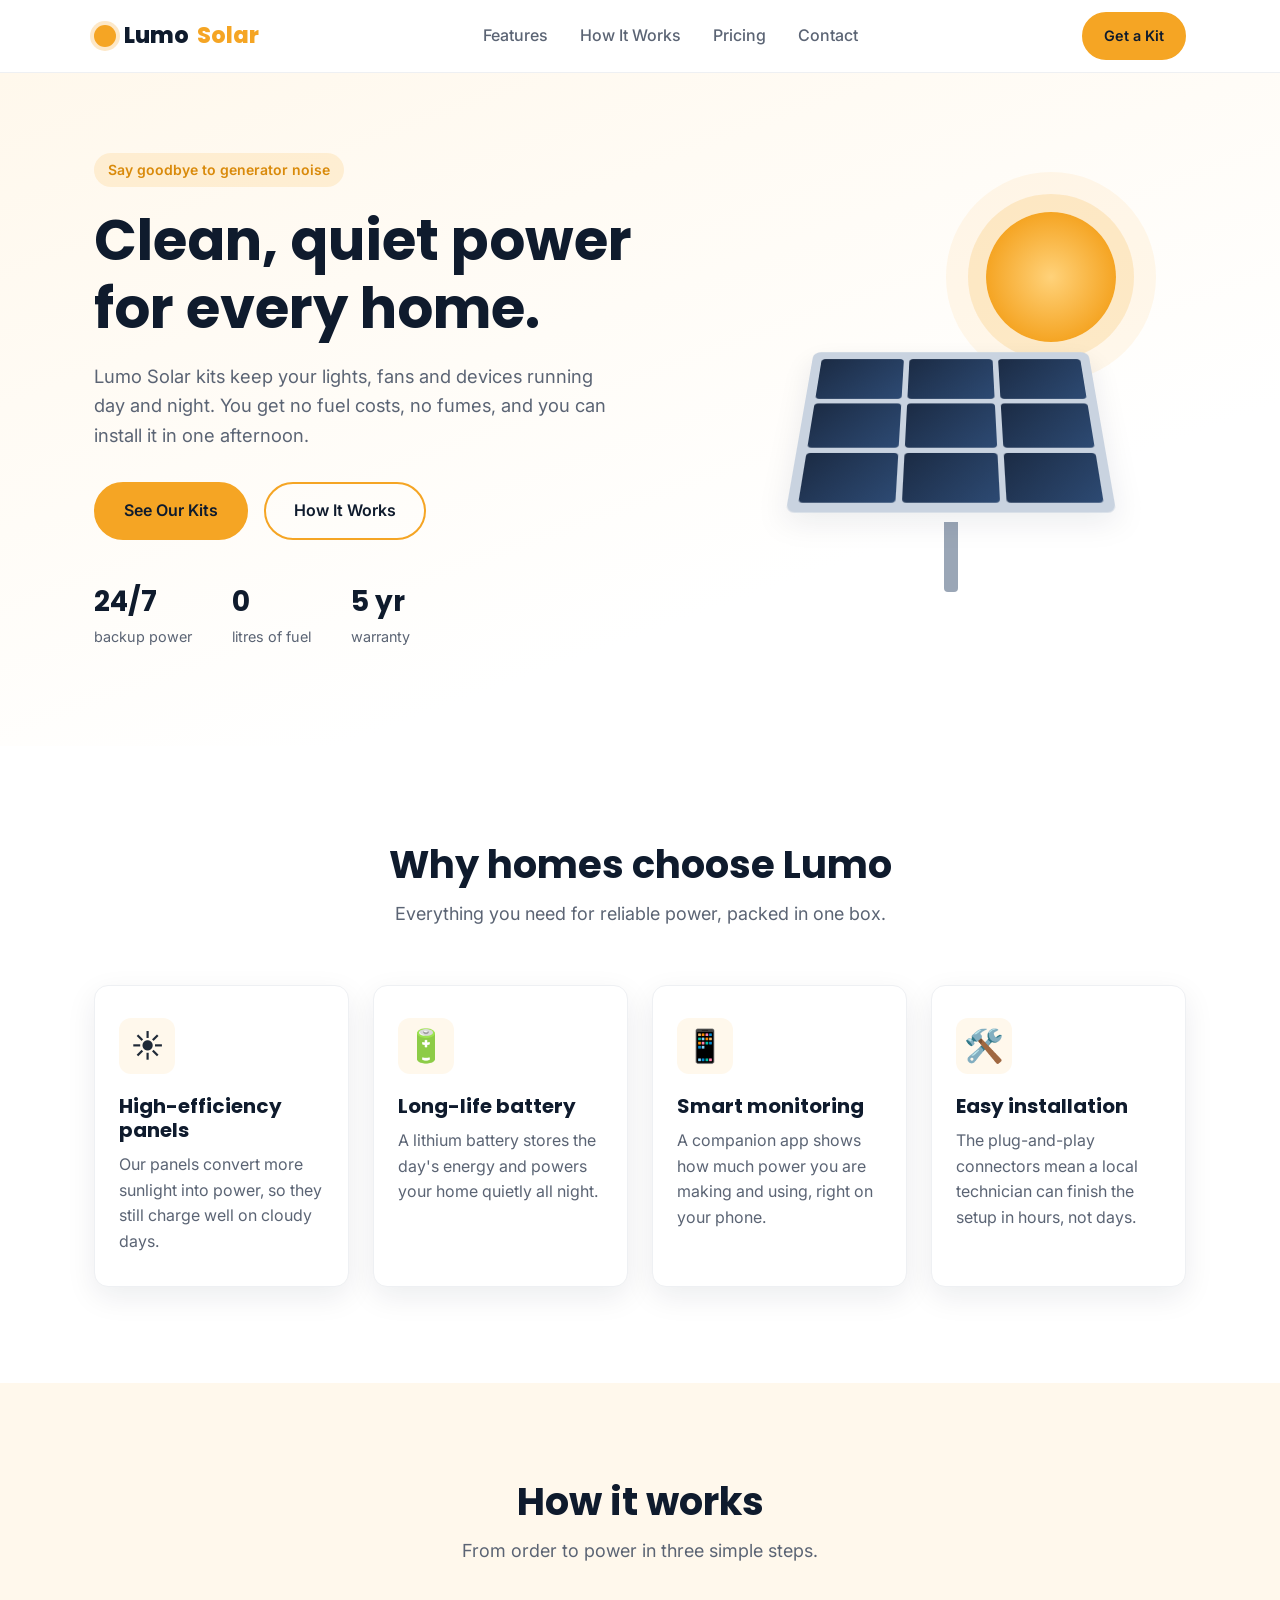
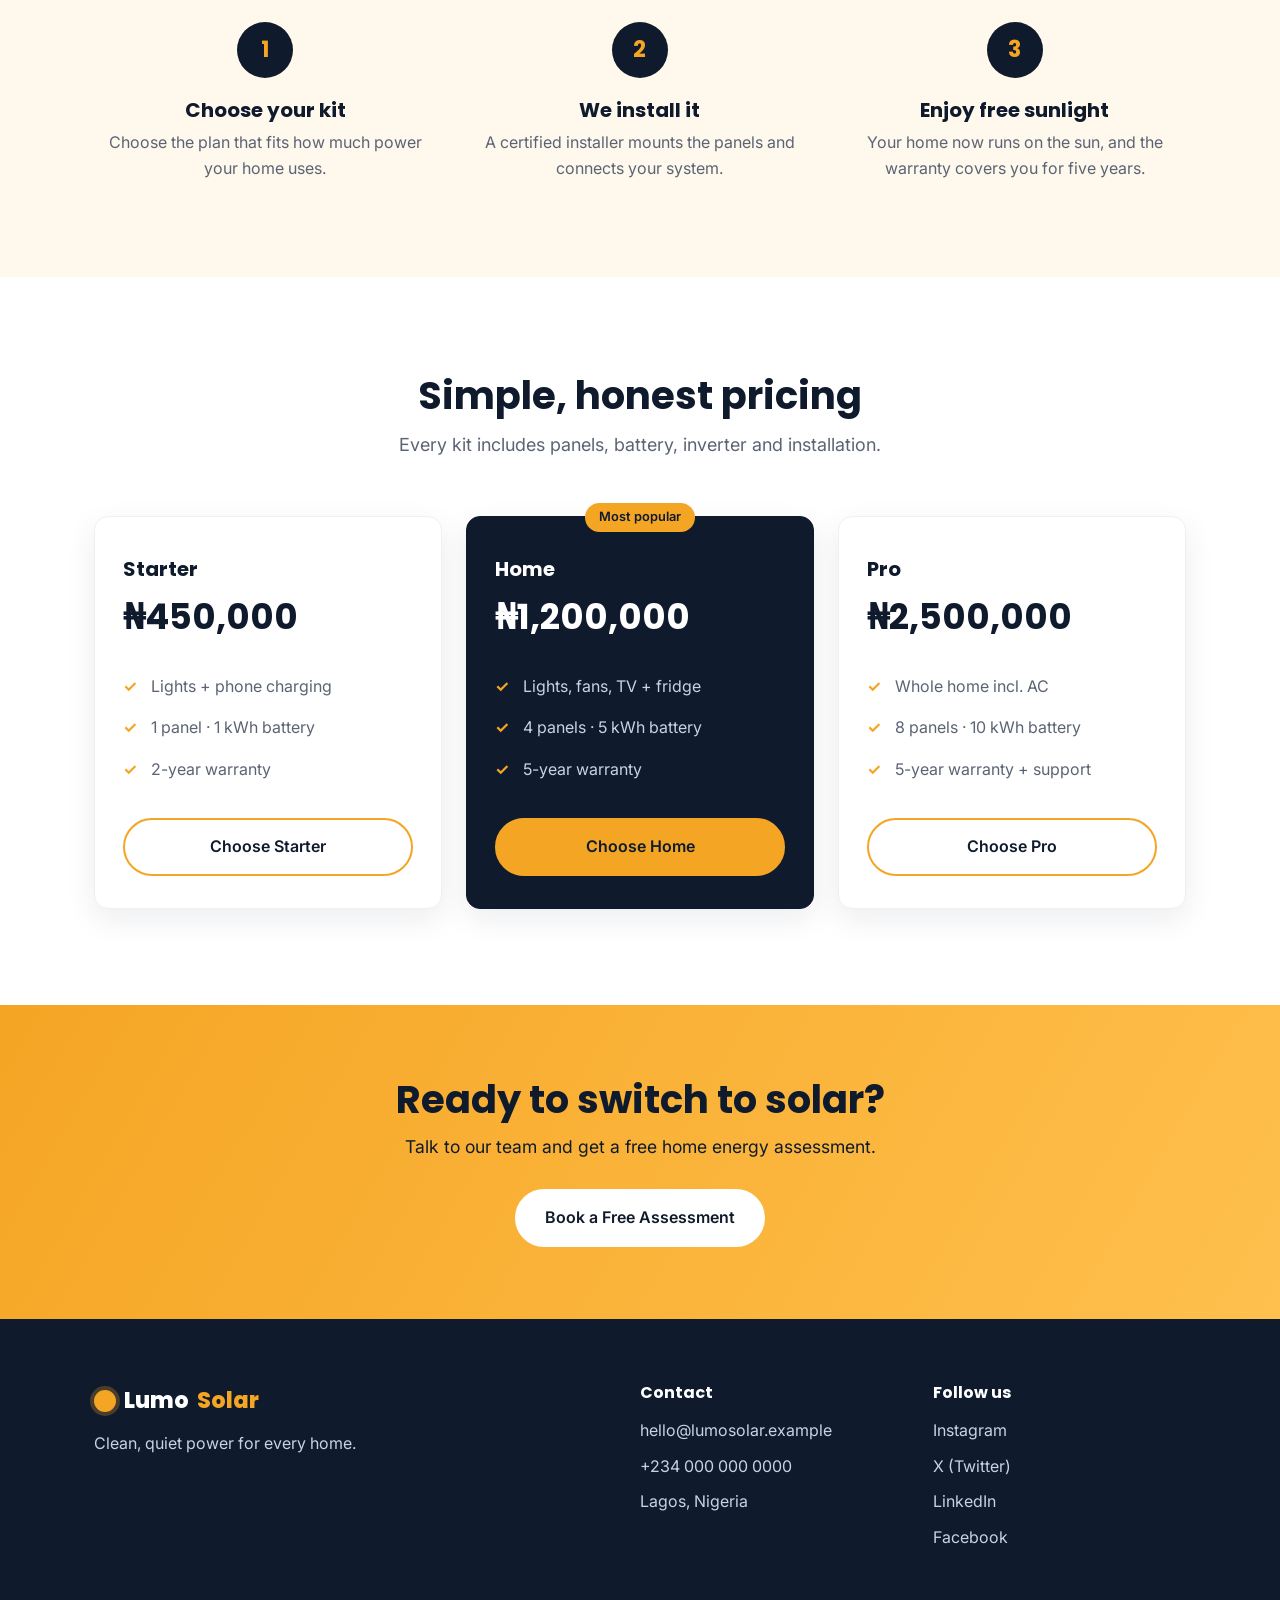
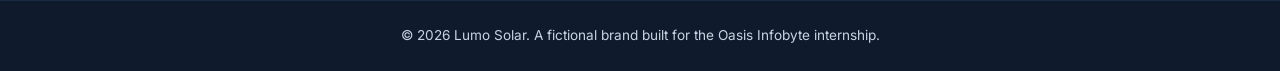
<file: WebDev-L1-LandingPage/index.html>
<!DOCTYPE html>
<html lang="en">
<head>
  <meta charset="UTF-8">
  <meta name="viewport" content="width=device-width, initial-scale=1.0">
  <title>Lumo Solar | Clean Power for Every Home</title>
  <meta name="description" content="Lumo Solar: affordable home solar kits that keep your lights on, day and night.">
  <link rel="preconnect" href="https://fonts.googleapis.com">
  <link rel="preconnect" href="https://fonts.gstatic.com" crossorigin>
  <link href="https://fonts.googleapis.com/css2?family=Poppins:wght@600;700;800&family=Inter:wght@400;500;600&display=swap" rel="stylesheet">
  <link rel="stylesheet" href="style.css">
</head>
<body>

  <!-- ========== NAVIGATION (sticky) ========== -->
  <header class="navbar">
    <div class="container nav-inner">
      <a href="#home" class="logo">
        <span class="logo-sun" aria-hidden="true"></span>Lumo<span class="logo-accent">Solar</span>
      </a>
      <nav aria-label="Main navigation">
        <ul class="nav-links">
          <li><a href="#features">Features</a></li>
          <li><a href="#how">How It Works</a></li>
          <li><a href="#pricing">Pricing</a></li>
          <li><a href="#contact">Contact</a></li>
        </ul>
      </nav>
      <a href="#pricing" class="btn btn-small">Get a Kit</a>
    </div>
  </header>

  <main>
    <!-- ========== HERO ========== -->
    <section class="hero" id="home">
      <div class="container hero-inner">
        <div class="hero-text">
          <span class="eyebrow">Say goodbye to generator noise</span>
          <h1>Clean, quiet power for every home.</h1>
          <p class="subheadline">
            Lumo Solar kits keep your lights, fans and devices running day and night.
            You get no fuel costs, no fumes, and you can install it in one afternoon.
          </p>
          <div class="hero-actions">
            <a href="#pricing" class="btn">See Our Kits</a>
            <a href="#how" class="btn btn-outline">How It Works</a>
          </div>
          <ul class="hero-stats">
            <li><strong>24/7</strong><span>backup power</span></li>
            <li><strong>0</strong><span>litres of fuel</span></li>
            <li><strong>5 yr</strong><span>warranty</span></li>
          </ul>
        </div>

        <!-- Pure-CSS illustration: sun + solar panel -->
        <div class="hero-art" aria-hidden="true">
          <div class="sun"></div>
          <div class="panel">
            <span></span><span></span><span></span>
            <span></span><span></span><span></span>
            <span></span><span></span><span></span>
          </div>
          <div class="panel-stand"></div>
        </div>
      </div>
    </section>

    <!-- ========== FEATURES ========== -->
    <section class="section" id="features">
      <div class="container">
        <h2 class="section-title">Why homes choose Lumo</h2>
        <p class="section-intro">Everything you need for reliable power, packed in one box.</p>

        <div class="feature-grid">
          <article class="card">
            <div class="card-icon">☀️</div>
            <h3>High-efficiency panels</h3>
            <p>Our panels convert more sunlight into power, so they still charge well on cloudy days.</p>
          </article>
          <article class="card">
            <div class="card-icon">🔋</div>
            <h3>Long-life battery</h3>
            <p>A lithium battery stores the day's energy and powers your home quietly all night.</p>
          </article>
          <article class="card">
            <div class="card-icon">📱</div>
            <h3>Smart monitoring</h3>
            <p>A companion app shows how much power you are making and using, right on your phone.</p>
          </article>
          <article class="card">
            <div class="card-icon">🛠️</div>
            <h3>Easy installation</h3>
            <p>The plug-and-play connectors mean a local technician can finish the setup in hours, not days.</p>
          </article>
        </div>
      </div>
    </section>

    <!-- ========== HOW IT WORKS ========== -->
    <section class="section section-alt" id="how">
      <div class="container">
        <h2 class="section-title">How it works</h2>
        <p class="section-intro">From order to power in three simple steps.</p>

        <ol class="steps">
          <li class="step">
            <span class="step-number">1</span>
            <h3>Choose your kit</h3>
            <p>Choose the plan that fits how much power your home uses.</p>
          </li>
          <li class="step">
            <span class="step-number">2</span>
            <h3>We install it</h3>
            <p>A certified installer mounts the panels and connects your system.</p>
          </li>
          <li class="step">
            <span class="step-number">3</span>
            <h3>Enjoy free sunlight</h3>
            <p>Your home now runs on the sun, and the warranty covers you for five years.</p>
          </li>
        </ol>
      </div>
    </section>

    <!-- ========== PRICING ========== -->
    <section class="section" id="pricing">
      <div class="container">
        <h2 class="section-title">Simple, honest pricing</h2>
        <p class="section-intro">Every kit includes panels, battery, inverter and installation.</p>

        <div class="pricing-grid">
          <article class="price-card">
            <h3>Starter</h3>
            <p class="price">₦450,000</p>
            <ul>
              <li>Lights + phone charging</li>
              <li>1 panel · 1 kWh battery</li>
              <li>2-year warranty</li>
            </ul>
            <a href="#contact" class="btn btn-outline btn-block">Choose Starter</a>
          </article>

          <article class="price-card featured">
            <span class="badge">Most popular</span>
            <h3>Home</h3>
            <p class="price">₦1,200,000</p>
            <ul>
              <li>Lights, fans, TV + fridge</li>
              <li>4 panels · 5 kWh battery</li>
              <li>5-year warranty</li>
            </ul>
            <a href="#contact" class="btn btn-block">Choose Home</a>
          </article>

          <article class="price-card">
            <h3>Pro</h3>
            <p class="price">₦2,500,000</p>
            <ul>
              <li>Whole home incl. AC</li>
              <li>8 panels · 10 kWh battery</li>
              <li>5-year warranty + support</li>
            </ul>
            <a href="#contact" class="btn btn-outline btn-block">Choose Pro</a>
          </article>
        </div>
      </div>
    </section>

    <!-- ========== CALL TO ACTION BANNER ========== -->
    <section class="cta-banner">
      <div class="container cta-inner">
        <h2>Ready to switch to solar?</h2>
        <p>Talk to our team and get a free home energy assessment.</p>
        <a href="#contact" class="btn btn-light">Book a Free Assessment</a>
      </div>
    </section>
  </main>

  <!-- ========== FOOTER ========== -->
  <footer class="footer" id="contact">
    <div class="container footer-grid">
      <div>
        <a href="#home" class="logo logo-footer">
          <span class="logo-sun" aria-hidden="true"></span>Lumo<span class="logo-accent">Solar</span>
        </a>
        <p class="footer-text">Clean, quiet power for every home.</p>
      </div>

      <div>
        <h4>Contact</h4>
        <ul class="footer-list">
          <li><a href="mailto:hello@lumosolar.example">hello@lumosolar.example</a></li>
          <li><a href="tel:+2340000000000">+234 000 000 0000</a></li>
          <li>Lagos, Nigeria</li>
        </ul>
      </div>

      <div>
        <h4>Follow us</h4>
        <ul class="footer-list social">
          <li><a href="#">Instagram</a></li>
          <li><a href="#">X (Twitter)</a></li>
          <li><a href="#">LinkedIn</a></li>
          <li><a href="#">Facebook</a></li>
        </ul>
      </div>
    </div>
    <p class="copyright">© 2026 Lumo Solar. A fictional brand built for the Oasis Infobyte internship.</p>
  </footer>

</body>
</html>
</file>
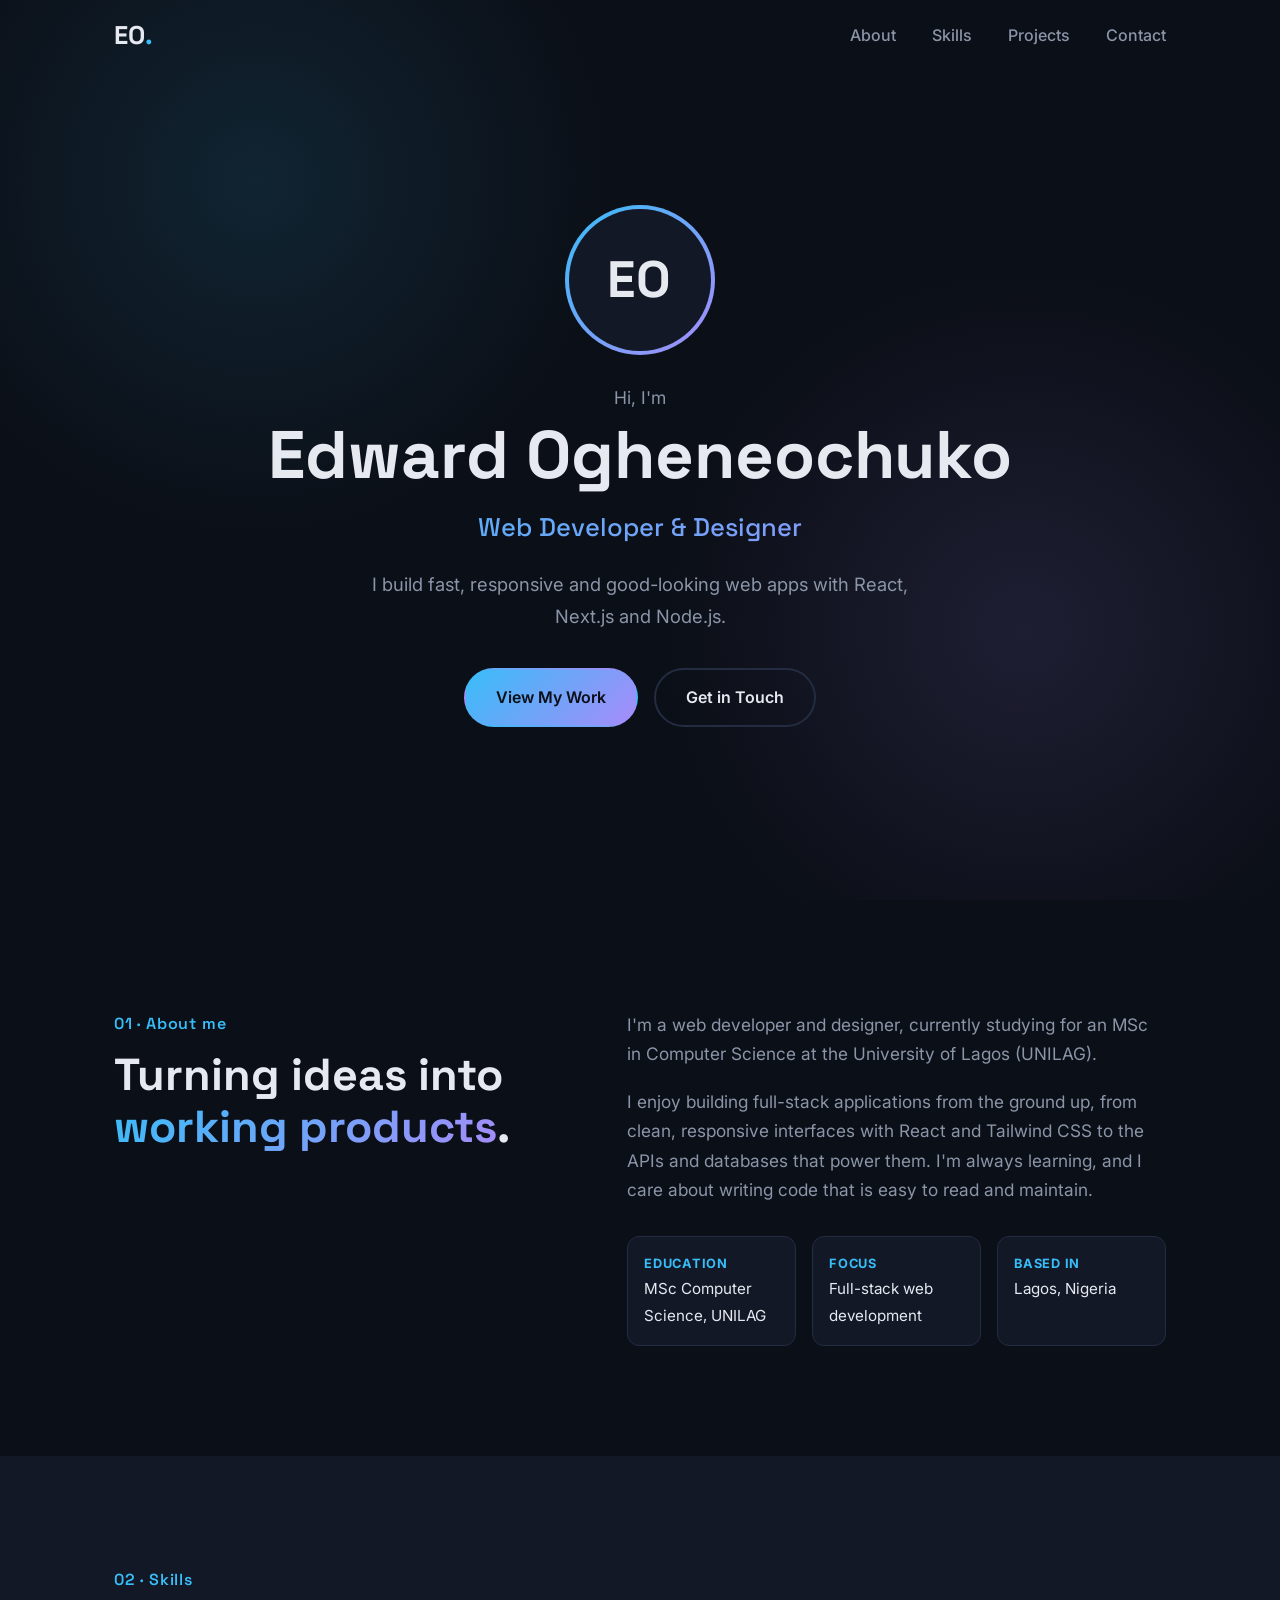
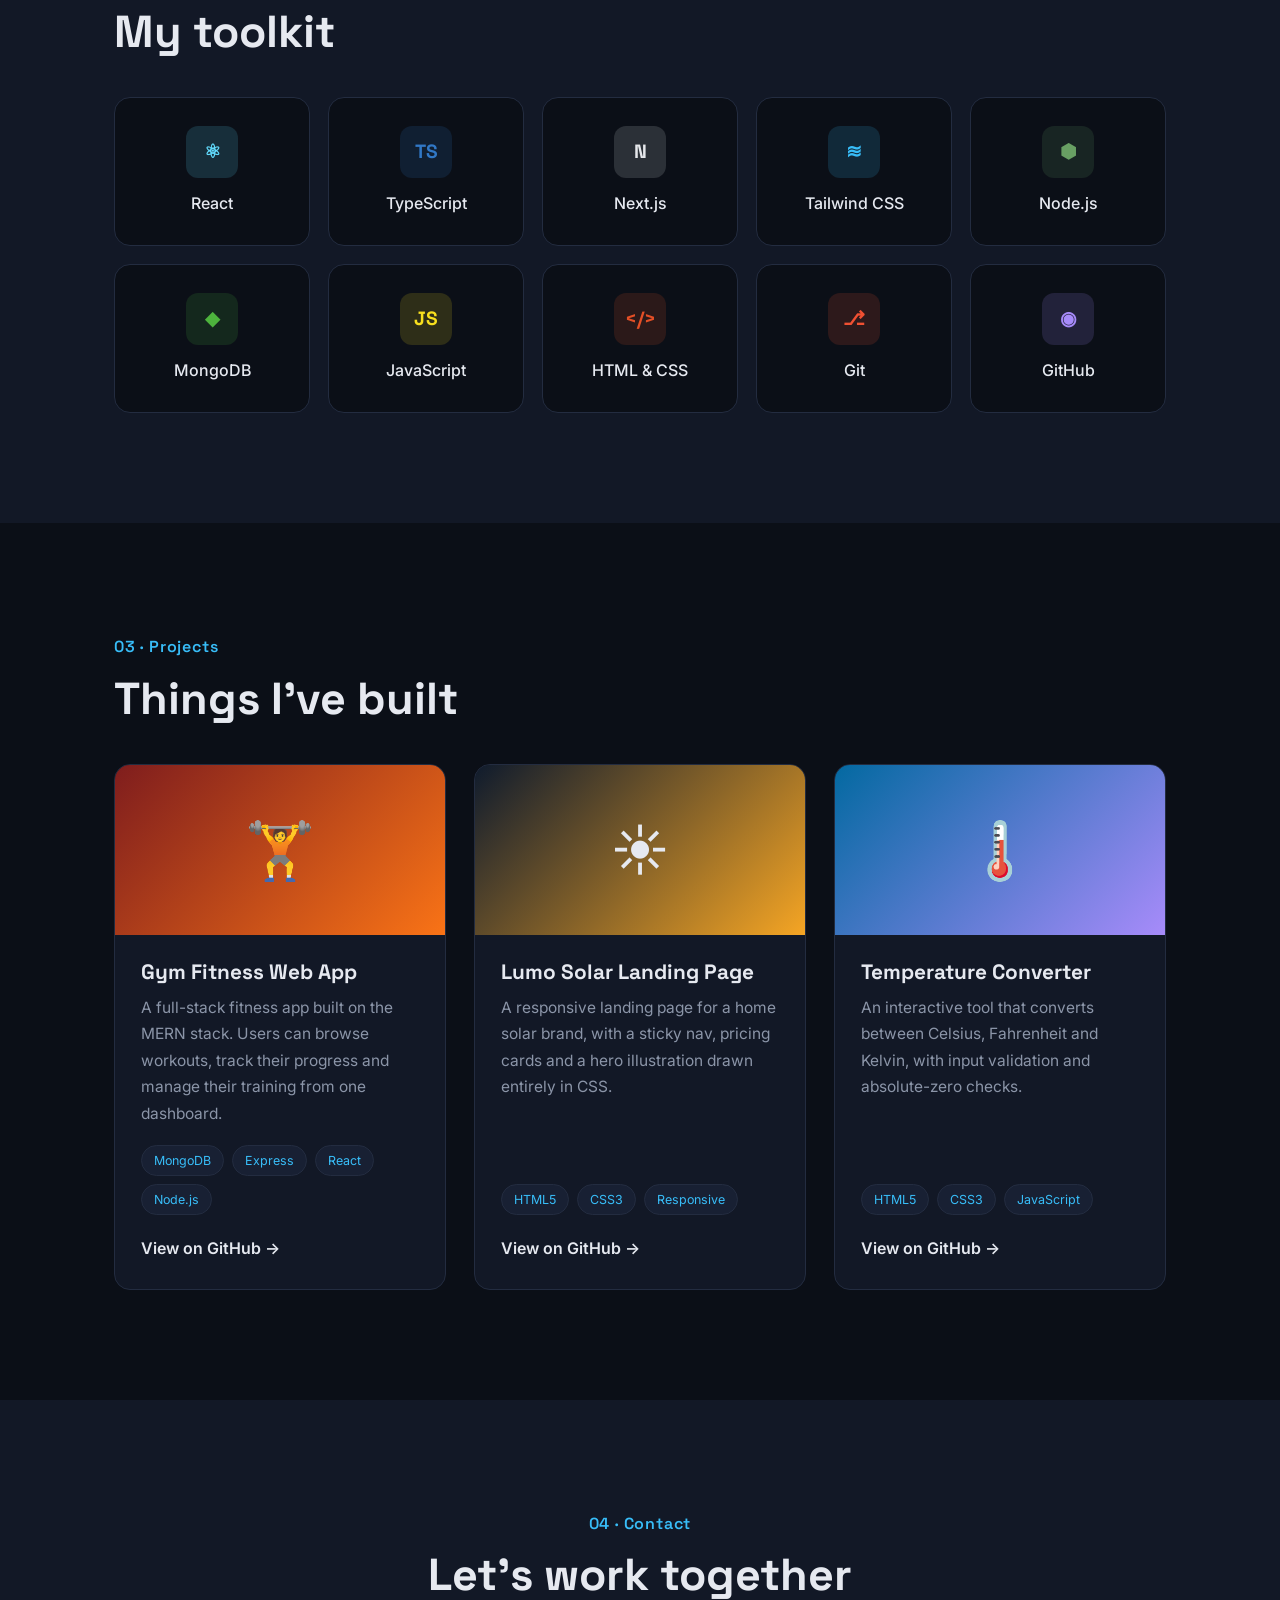
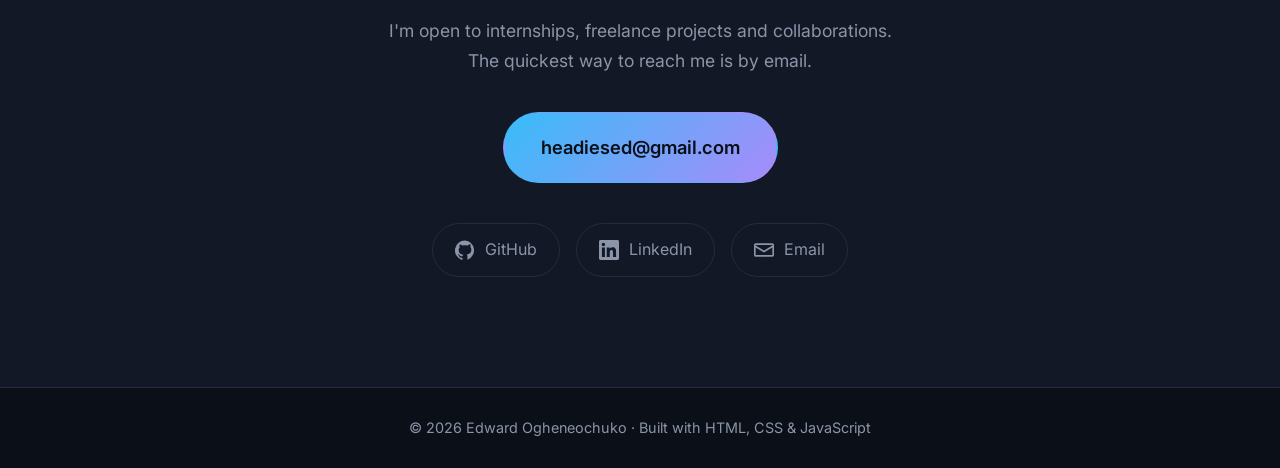
<file: WebDev-L1-PersonalPortfolio/index.html>
<!DOCTYPE html>
<html lang="en">
<head>
  <meta charset="UTF-8">
  <meta name="viewport" content="width=device-width, initial-scale=1.0">
  <title>Edward Ogheneochuko | Web Developer & Designer</title>
  <meta name="description" content="Portfolio of Edward Ogheneochuko, web developer and designer and MSc Computer Science student at the University of Lagos.">
  <link rel="preconnect" href="https://fonts.googleapis.com">
  <link rel="preconnect" href="https://fonts.gstatic.com" crossorigin>
  <link href="https://fonts.googleapis.com/css2?family=Space+Grotesk:wght@500;600;700&family=Inter:wght@400;500;600&display=swap" rel="stylesheet">
  <link rel="stylesheet" href="style.css">
</head>
<body>

  <!-- ========== NAVIGATION ========== -->
  <header class="navbar" id="navbar">
    <div class="container nav-inner">
      <a href="#home" class="logo">EO<span>.</span></a>

      <!-- Checkbox hack: lets the mobile menu open and close without JavaScript -->
      <input type="checkbox" id="menu-toggle" class="menu-toggle" aria-label="Toggle menu">
      <label for="menu-toggle" class="hamburger" aria-hidden="true"><span></span></label>

      <nav aria-label="Main navigation">
        <ul class="nav-links">
          <li><a href="#about">About</a></li>
          <li><a href="#skills">Skills</a></li>
          <li><a href="#projects">Projects</a></li>
          <li><a href="#contact">Contact</a></li>
        </ul>
      </nav>
    </div>
  </header>

  <main>
    <!-- ========== HERO / PROFILE ========== -->
    <section class="hero" id="home">
      <div class="container hero-inner">
        <div class="avatar" role="img" aria-label="Avatar for Edward Ogheneochuko">
          <span>EO</span>
        </div>

        <p class="greeting">Hi, I'm</p>
        <h1>Edward Ogheneochuko</h1>
        <p class="role">Web Developer <span class="amp">&amp;</span> Designer</p>
        <p class="tagline">
          I build fast, responsive and good-looking web apps with React, Next.js and Node.js.
        </p>

        <div class="hero-actions">
          <a href="#projects" class="btn">View My Work</a>
          <a href="#contact" class="btn btn-ghost">Get in Touch</a>
        </div>
      </div>
    </section>

    <!-- ========== ABOUT ========== -->
    <section class="section" id="about">
      <div class="container about-grid">
        <div>
          <p class="section-label">01 · About me</p>
          <h2>Turning ideas into <span class="gradient-text">working products</span>.</h2>
        </div>
        <div class="about-text">
          <p>
            I'm a web developer and designer, currently studying for an MSc in Computer Science
            at the University of Lagos (UNILAG).
          </p>
          <p>
            I enjoy building full-stack applications from the ground up, from clean, responsive
            interfaces with React and Tailwind CSS to the APIs and databases that power them.
            I'm always learning, and I care about writing code that is easy to read and maintain.
          </p>
          <ul class="facts">
            <li><strong>Education</strong><span>MSc Computer Science, UNILAG</span></li>
            <li><strong>Focus</strong><span>Full-stack web development</span></li>
            <li><strong>Based in</strong><span>Lagos, Nigeria</span></li>
          </ul>
        </div>
      </div>
    </section>

    <!-- ========== SKILLS ========== -->
    <section class="section section-alt" id="skills">
      <div class="container">
        <p class="section-label">02 · Skills</p>
        <h2>My toolkit</h2>

        <div class="skills-grid">
          <div class="skill"><span class="skill-icon" style="--c:#61dafb">⚛</span>React</div>
          <div class="skill"><span class="skill-icon" style="--c:#3178c6">TS</span>TypeScript</div>
          <div class="skill"><span class="skill-icon" style="--c:#e5e7eb">N</span>Next.js</div>
          <div class="skill"><span class="skill-icon" style="--c:#38bdf8">≋</span>Tailwind CSS</div>
          <div class="skill"><span class="skill-icon" style="--c:#68a063">⬢</span>Node.js</div>
          <div class="skill"><span class="skill-icon" style="--c:#4db33d">◆</span>MongoDB</div>
          <div class="skill"><span class="skill-icon" style="--c:#f7df1e">JS</span>JavaScript</div>
          <div class="skill"><span class="skill-icon" style="--c:#e34f26">&lt;/&gt;</span>HTML &amp; CSS</div>
          <div class="skill"><span class="skill-icon" style="--c:#f05032">⎇</span>Git</div>
          <div class="skill"><span class="skill-icon" style="--c:#a78bfa">◉</span>GitHub</div>
        </div>
      </div>
    </section>

    <!-- ========== PROJECTS ========== -->
    <section class="section" id="projects">
      <div class="container">
        <p class="section-label">03 · Projects</p>
        <h2>Things I've built</h2>

        <div class="projects-grid">
          <article class="project-card">
            <div class="project-thumb thumb-gym"><span>🏋️</span></div>
            <div class="project-body">
              <h3>Gym Fitness Web App</h3>
              <p>
                A full-stack fitness app built on the MERN stack. Users can browse workouts,
                track their progress and manage their training from one dashboard.
              </p>
              <ul class="tags">
                <li>MongoDB</li><li>Express</li><li>React</li><li>Node.js</li>
              </ul>
              <a href="https://github.com/edwardogheneochuko" target="_blank" rel="noopener" class="project-link">View on GitHub →</a>
            </div>
          </article>

          <article class="project-card">
            <div class="project-thumb thumb-solar"><span>☀️</span></div>
            <div class="project-body">
              <h3>Lumo Solar Landing Page</h3>
              <p>
                A responsive landing page for a home solar brand, with a sticky nav, pricing
                cards and a hero illustration drawn entirely in CSS.
              </p>
              <ul class="tags">
                <li>HTML5</li><li>CSS3</li><li>Responsive</li>
              </ul>
              <a href="https://github.com/edwardogheneochuko/OIBSIP/tree/main/WebDev-L1-LandingPage" target="_blank" rel="noopener" class="project-link">View on GitHub →</a>
            </div>
          </article>

          <article class="project-card">
            <div class="project-thumb thumb-temp"><span>🌡️</span></div>
            <div class="project-body">
              <h3>Temperature Converter</h3>
              <p>
                An interactive tool that converts between Celsius, Fahrenheit and Kelvin, with
                input validation and absolute-zero checks.
              </p>
              <ul class="tags">
                <li>HTML5</li><li>CSS3</li><li>JavaScript</li>
              </ul>
              <a href="https://github.com/edwardogheneochuko/OIBSIP/tree/main/WebDev-L1-TemperatureConverter" target="_blank" rel="noopener" class="project-link">View on GitHub →</a>
            </div>
          </article>
        </div>
      </div>
    </section>

    <!-- ========== CONTACT ========== -->
    <section class="section section-alt" id="contact">
      <div class="container contact-inner">
        <p class="section-label">04 · Contact</p>
        <h2>Let's work together</h2>
        <p class="contact-text">
          I'm open to internships, freelance projects and collaborations.
          The quickest way to reach me is by email.
        </p>

        <a href="mailto:headiesed@gmail.com" class="btn btn-large">headiesed@gmail.com</a>

        <ul class="socials">
          <li>
            <a href="https://github.com/edwardogheneochuko" target="_blank" rel="noopener" aria-label="GitHub">
              <svg viewBox="0 0 24 24" aria-hidden="true"><path d="M12 .5a12 12 0 0 0-3.8 23.4c.6.1.8-.3.8-.6v-2.1c-3.3.7-4-1.6-4-1.6-.6-1.4-1.4-1.8-1.4-1.8-1.1-.7.1-.7.1-.7 1.2.1 1.9 1.2 1.9 1.2 1.1 1.8 2.8 1.3 3.5 1 .1-.8.4-1.3.8-1.6-2.7-.3-5.5-1.3-5.5-5.9 0-1.3.5-2.4 1.2-3.2-.1-.3-.5-1.5.1-3.2 0 0 1-.3 3.3 1.2a11.5 11.5 0 0 1 6 0C17.3 4.6 18.3 5 18.3 5c.6 1.7.2 2.9.1 3.2.8.8 1.2 1.9 1.2 3.2 0 4.6-2.8 5.6-5.5 5.9.4.4.8 1.1.8 2.2v3.3c0 .3.2.7.8.6A12 12 0 0 0 12 .5Z"/></svg>
              <span>GitHub</span>
            </a>
          </li>
          <li>
            <a href="https://www.linkedin.com/in/edward-ogheneochuko/" target="_blank" rel="noopener" aria-label="LinkedIn">
              <svg viewBox="0 0 24 24" aria-hidden="true"><path d="M20.4 20.5h-3.6v-5.6c0-1.3 0-3-1.8-3s-2.1 1.4-2.1 2.9v5.7H9.3V9h3.4v1.6h.1c.5-.9 1.6-1.8 3.4-1.8 3.6 0 4.3 2.4 4.3 5.5v6.2ZM5.3 7.4a2.1 2.1 0 1 1 0-4.2 2.1 2.1 0 0 1 0 4.2Zm1.8 13.1H3.5V9h3.6v11.5ZM22.2 0H1.8C.8 0 0 .8 0 1.7v20.6c0 .9.8 1.7 1.8 1.7h20.4c1 0 1.8-.8 1.8-1.7V1.7C24 .8 23.2 0 22.2 0Z"/></svg>
              <span>LinkedIn</span>
            </a>
          </li>
          <li>
            <a href="mailto:headiesed@gmail.com" aria-label="Email">
              <svg viewBox="0 0 24 24" aria-hidden="true"><path d="M2 4h20a2 2 0 0 1 2 2v12a2 2 0 0 1-2 2H2a2 2 0 0 1-2-2V6a2 2 0 0 1 2-2Zm0 2v.5l10 6.2 10-6.2V6H2Zm20 2.9-9.5 5.9a1 1 0 0 1-1 0L2 8.9V18h20V8.9Z"/></svg>
              <span>Email</span>
            </a>
          </li>
        </ul>
      </div>
    </section>
  </main>

  <footer class="footer">
    <p>© <span id="year">2026</span> Edward Ogheneochuko · Built with HTML, CSS &amp; JavaScript</p>
  </footer>

  <script src="script.js"></script>
</body>
</html>
</file>
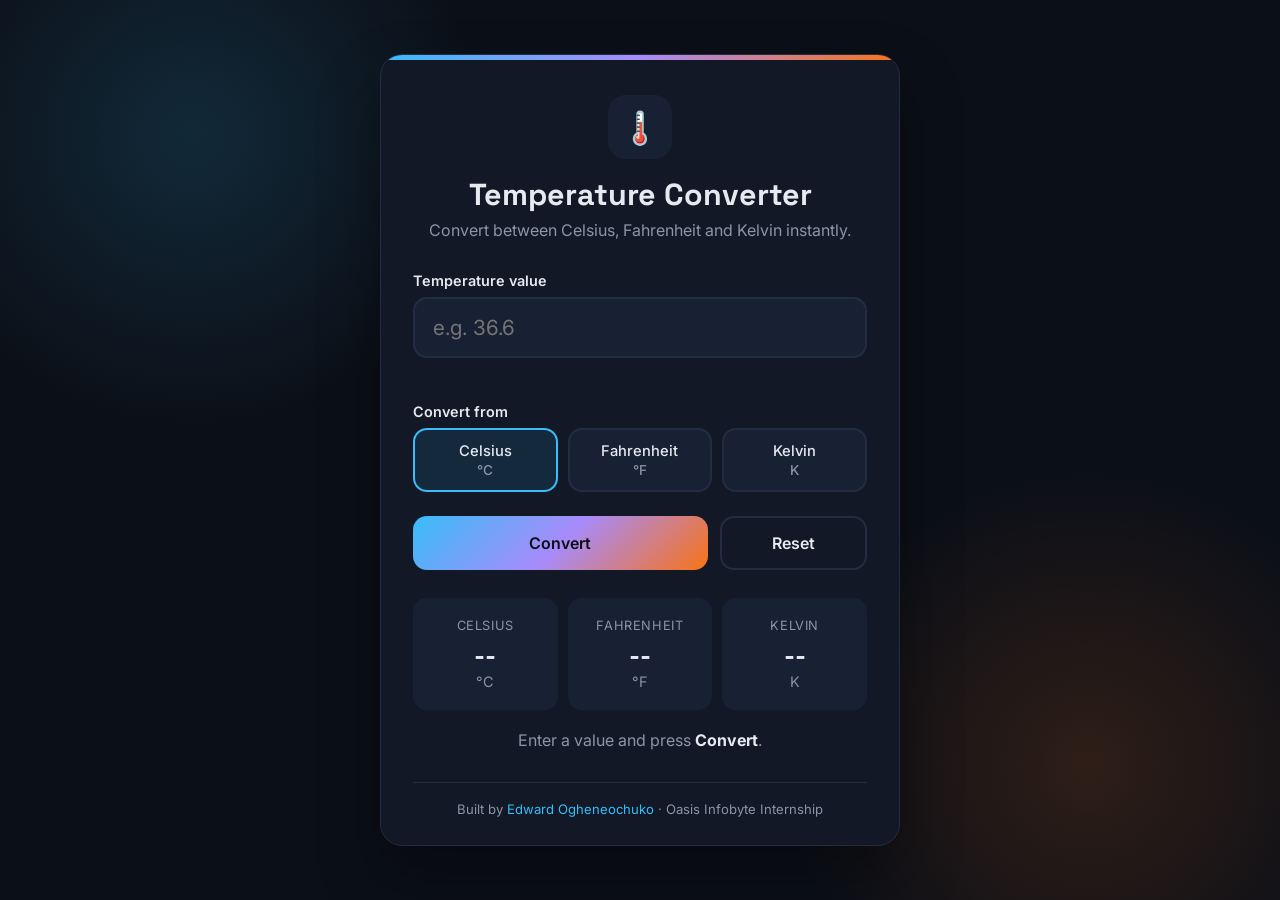
<file: WebDev-L1-TemperatureConverter/index.html>
<!DOCTYPE html>
<html lang="en">
<head>
  <meta charset="UTF-8">
  <meta name="viewport" content="width=device-width, initial-scale=1.0">
  <title>Temperature Converter | Edward Ogheneochuko</title>
  <link rel="preconnect" href="https://fonts.googleapis.com">
  <link rel="preconnect" href="https://fonts.gstatic.com" crossorigin>
  <link href="https://fonts.googleapis.com/css2?family=Space+Grotesk:wght@500;600;700&family=Inter:wght@400;500;600&display=swap" rel="stylesheet">
  <link rel="stylesheet" href="style.css">
</head>
<body>

  <main class="converter" aria-labelledby="title">
    <header class="converter-header">
      <div class="icon" aria-hidden="true">🌡️</div>
      <h1 id="title">Temperature Converter</h1>
      <p>Convert between Celsius, Fahrenheit and Kelvin instantly.</p>
    </header>

    <form id="converter-form" novalidate>
      <!-- 1. Temperature value -->
      <label for="temp-input" class="field-label">Temperature value</label>
      <input
        type="text"
        id="temp-input"
        inputmode="decimal"
        placeholder="e.g. 36.6"
        autocomplete="off"
        aria-describedby="error-message"
      >
      <p id="error-message" class="error" role="alert" aria-live="polite"></p>

      <!-- 2. Input unit selector -->
      <fieldset class="unit-group">
        <legend class="field-label">Convert from</legend>
        <div class="units">
          <input type="radio" name="unit" id="unit-c" value="C" checked>
          <label for="unit-c">Celsius <span>°C</span></label>

          <input type="radio" name="unit" id="unit-f" value="F">
          <label for="unit-f">Fahrenheit <span>°F</span></label>

          <input type="radio" name="unit" id="unit-k" value="K">
          <label for="unit-k">Kelvin <span>K</span></label>
        </div>
      </fieldset>

      <!-- 3. Convert button -->
      <div class="actions">
        <button type="submit" id="convert-btn" class="btn">Convert</button>
        <button type="button" id="reset-btn" class="btn btn-ghost">Reset</button>
      </div>
    </form>

    <!-- 4. Results: all units shown at the same time -->
    <section class="results" aria-label="Conversion results" aria-live="polite">
      <div class="result" data-unit="C">
        <span class="result-label">Celsius</span>
        <span class="result-value" id="out-c">--</span>
        <span class="result-unit">°C</span>
      </div>
      <div class="result" data-unit="F">
        <span class="result-label">Fahrenheit</span>
        <span class="result-value" id="out-f">--</span>
        <span class="result-unit">°F</span>
      </div>
      <div class="result" data-unit="K">
        <span class="result-label">Kelvin</span>
        <span class="result-value" id="out-k">--</span>
        <span class="result-unit">K</span>
      </div>
    </section>

    <p id="feel" class="feel">Enter a value and press <strong>Convert</strong>.</p>

    <footer class="credit">
      Built by <a href="https://github.com/edwardogheneochuko" target="_blank" rel="noopener">Edward Ogheneochuko</a>
      · Oasis Infobyte Internship
    </footer>
  </main>

  <script src="script.js"></script>
</body>
</html>
</file>
<file: WebDev-L1-LandingPage/style.css>
/* =========================================================
   Lumo Solar — Landing Page
   Oasis Infobyte · Web Development · Level 1 · Task 1
   ========================================================= */

/* ---------- 1. Colour palette & design tokens ---------- */
:root {
  --navy: #0f1b2d;
  --navy-light: #1b2b44;
  --amber: #f5a524;
  --amber-dark: #d98a0b;
  --cream: #fff8ec;
  --white: #ffffff;
  --text: #1f2937;
  --muted: #5b6474;

  --font-heading: "Poppins", sans-serif;
  --font-body: "Inter", sans-serif;

  --radius: 14px;
  --shadow: 0 10px 30px rgba(15, 27, 45, 0.08);
  --nav-height: 72px;
}

/* ---------- 2. Reset (box-sizing set intentionally) ---------- */
*,
*::before,
*::after {
  box-sizing: border-box;
  margin: 0;
  padding: 0;
}

html {
  scroll-behavior: smooth;
  scroll-padding-top: var(--nav-height); /* sticky nav won't cover section titles */
}

body {
  font-family: var(--font-body);
  font-size: 1rem;          /* body size: 16px */
  line-height: 1.6;
  color: var(--text);
  background: var(--white);
}

img { max-width: 100%; display: block; }
a { color: inherit; text-decoration: none; }
ul, ol { list-style: none; }

/* ---------- 3. Typography scale ---------- */
h1, h2, h3, h4 {
  font-family: var(--font-heading);
  line-height: 1.2;
  color: var(--navy);
}
h1 { font-size: clamp(2.2rem, 5vw, 3.5rem); }
h2 { font-size: clamp(1.8rem, 3.5vw, 2.4rem); }
h3 { font-size: 1.25rem; }
h4 { font-size: 1rem; }

/* ---------- 4. Layout helpers ---------- */
.container {
  width: 100%;
  max-width: 1140px;
  margin: 0 auto;
  padding: 0 24px;
}

.section { padding: 96px 0; }
.section-alt { background: var(--cream); }

.section-title { text-align: center; margin-bottom: 12px; }
.section-intro {
  text-align: center;
  color: var(--muted);
  font-size: 1.125rem;
  max-width: 560px;
  margin: 0 auto 56px;
}

/* ---------- 5. Buttons ---------- */
.btn {
  display: inline-block;
  padding: 14px 28px;
  border: 2px solid var(--amber);
  border-radius: 999px;
  background: var(--amber);
  color: var(--navy);
  font-weight: 600;
  text-align: center;
  transition: background 0.2s, transform 0.2s, color 0.2s;
}
.btn:hover { background: var(--amber-dark); border-color: var(--amber-dark); transform: translateY(-2px); }

.btn-outline { background: transparent; color: var(--navy); }
.btn-outline:hover { background: var(--amber); color: var(--navy); }

.btn-small { padding: 10px 20px; font-size: 0.9rem; }
.btn-block { display: block; width: 100%; }
.btn-light { background: var(--white); border-color: var(--white); }
.btn-light:hover { background: var(--cream); border-color: var(--cream); }

/* ---------- 6. Sticky navigation ---------- */
.navbar {
  position: sticky;
  top: 0;
  z-index: 100;
  background: rgba(255, 255, 255, 0.95);
  backdrop-filter: blur(8px);
  border-bottom: 1px solid #eef0f3;
}

.nav-inner {
  display: flex;
  align-items: center;
  justify-content: space-between;
  gap: 24px;
  min-height: var(--nav-height);
}

.logo {
  display: flex;
  align-items: center;
  gap: 8px;
  font-family: var(--font-heading);
  font-weight: 800;
  font-size: 1.4rem;
  color: var(--navy);
}
.logo-accent { color: var(--amber); }
.logo-sun {
  width: 22px;
  height: 22px;
  border-radius: 50%;
  background: var(--amber);
  box-shadow: 0 0 0 4px rgba(245, 165, 36, 0.25);
}

.nav-links { display: flex; gap: 32px; }
.nav-links a {
  font-weight: 500;
  color: var(--muted);
  padding: 6px 0;
  border-bottom: 2px solid transparent;
  transition: color 0.2s, border-color 0.2s;
}
.nav-links a:hover { color: var(--navy); border-bottom-color: var(--amber); }

/* ---------- 7. Hero ---------- */
.hero {
  background: linear-gradient(160deg, var(--cream) 0%, var(--white) 70%);
  padding: 80px 0 96px;
}

.hero-inner {
  display: grid;
  grid-template-columns: 1.1fr 0.9fr;
  align-items: center;
  gap: 48px;
}

.eyebrow {
  display: inline-block;
  background: rgba(245, 165, 36, 0.15);
  color: var(--amber-dark);
  font-weight: 600;
  font-size: 0.875rem;
  padding: 6px 14px;
  border-radius: 999px;
  margin-bottom: 20px;
}

.hero-text h1 { margin-bottom: 20px; }
.subheadline {
  font-size: 1.15rem;
  color: var(--muted);
  max-width: 520px;
  margin-bottom: 32px;
}

.hero-actions { display: flex; flex-wrap: wrap; gap: 16px; margin-bottom: 40px; }

.hero-stats { display: flex; flex-wrap: wrap; gap: 40px; }
.hero-stats strong {
  display: block;
  font-family: var(--font-heading);
  font-size: 1.75rem;
  color: var(--navy);
}
.hero-stats span { color: var(--muted); font-size: 0.9rem; }

/* CSS illustration */
.hero-art {
  position: relative;
  height: 380px;
  display: flex;
  flex-direction: column;
  align-items: center;
  justify-content: flex-end;
}
.sun {
  position: absolute;
  top: 0;
  right: 15%;
  width: 130px;
  height: 130px;
  border-radius: 50%;
  background: radial-gradient(circle, #ffd27a 0%, var(--amber) 70%);
  box-shadow: 0 0 0 18px rgba(245, 165, 36, 0.18), 0 0 0 40px rgba(245, 165, 36, 0.08);
}
.panel {
  width: 300px;
  display: grid;
  grid-template-columns: repeat(3, 1fr);
  gap: 6px;
  padding: 10px;
  background: #c9d3e0;
  border-radius: 8px;
  transform: perspective(600px) rotateX(35deg);
  box-shadow: var(--shadow);
}
.panel span {
  height: 54px;
  border-radius: 4px;
  background: linear-gradient(135deg, var(--navy-light) 0%, #2d4a73 100%);
}
.panel-stand {
  width: 14px;
  height: 70px;
  background: #9aa6b6;
  border-radius: 0 0 4px 4px;
}

/* ---------- 8. Feature cards ---------- */
.feature-grid {
  display: grid;
  grid-template-columns: repeat(4, 1fr);
  gap: 24px;
}

.card {
  background: var(--white);
  border: 1px solid #eef0f3;
  border-radius: var(--radius);
  padding: 32px 24px;
  box-shadow: var(--shadow);
  transition: transform 0.2s;
}
.card:hover { transform: translateY(-4px); }
.card-icon {
  font-size: 2rem;
  width: 56px;
  height: 56px;
  display: grid;
  place-items: center;
  background: var(--cream);
  border-radius: 12px;
  margin-bottom: 20px;
}
.card h3 { margin-bottom: 10px; }
.card p { color: var(--muted); }

/* ---------- 9. Steps ---------- */
.steps {
  display: grid;
  grid-template-columns: repeat(3, 1fr);
  gap: 32px;
  counter-reset: none;
}
.step { text-align: center; padding: 0 12px; }
.step-number {
  display: inline-grid;
  place-items: center;
  width: 56px;
  height: 56px;
  border-radius: 50%;
  background: var(--navy);
  color: var(--amber);
  font-family: var(--font-heading);
  font-size: 1.4rem;
  font-weight: 700;
  margin-bottom: 20px;
}
.step h3 { margin-bottom: 8px; }
.step p { color: var(--muted); }

/* ---------- 10. Pricing ---------- */
.pricing-grid {
  display: grid;
  grid-template-columns: repeat(3, 1fr);
  gap: 24px;
  align-items: stretch;
}

.price-card {
  position: relative;
  display: flex;
  flex-direction: column;
  background: var(--white);
  border: 1px solid #eef0f3;
  border-radius: var(--radius);
  padding: 40px 28px 32px;
  box-shadow: var(--shadow);
}
.price-card.featured { background: var(--navy); border-color: var(--navy); }
.price-card.featured h3,
.price-card.featured .price { color: var(--white); }
.price-card.featured li { color: #c9d3e0; }

.badge {
  position: absolute;
  top: -14px;
  left: 50%;
  transform: translateX(-50%);
  background: var(--amber);
  color: var(--navy);
  font-size: 0.8rem;
  font-weight: 600;
  padding: 4px 14px;
  border-radius: 999px;
  white-space: nowrap;
}

.price {
  font-family: var(--font-heading);
  font-size: 2.2rem;
  font-weight: 700;
  color: var(--navy);
  margin: 8px 0 20px;
}
.price-card ul { flex-grow: 1; margin-bottom: 28px; }
.price-card li {
  color: var(--muted);
  padding: 8px 0 8px 28px;
  position: relative;
}
.price-card li::before {
  content: "✓";
  position: absolute;
  left: 0;
  color: var(--amber);
  font-weight: 700;
}
.price-card.featured .btn-outline { color: var(--white); }

/* ---------- 11. CTA banner ---------- */
.cta-banner {
  background: linear-gradient(120deg, var(--amber) 0%, #ffc04d 100%);
  padding: 72px 0;
}
.cta-inner { text-align: center; }
.cta-inner h2 { margin-bottom: 10px; }
.cta-inner p { color: var(--navy); font-size: 1.1rem; margin-bottom: 28px; }

/* ---------- 12. Footer ---------- */
.footer { background: var(--navy); color: #c9d3e0; padding: 64px 0 24px; }
.footer-grid {
  display: grid;
  grid-template-columns: 2fr 1fr 1fr;
  gap: 40px;
  margin-bottom: 40px;
}
.logo-footer { color: var(--white); margin-bottom: 12px; }
.footer h4 { color: var(--white); margin-bottom: 16px; }
.footer-list li { margin-bottom: 10px; }
.footer-list a:hover { color: var(--amber); }
.copyright {
  text-align: center;
  font-size: 0.85rem;
  border-top: 1px solid var(--navy-light);
  padding: 24px 24px 0;
}

/* ---------- 13. Responsive breakpoints ---------- */
@media (max-width: 960px) {
  .feature-grid { grid-template-columns: repeat(2, 1fr); }
  .hero-inner { grid-template-columns: 1fr; text-align: center; }
  .subheadline { margin-left: auto; margin-right: auto; }
  .hero-actions, .hero-stats { justify-content: center; }
  .hero-art { height: 300px; }
}

@media (max-width: 720px) {
  :root { --nav-height: 112px; }
  .nav-inner { flex-wrap: wrap; justify-content: center; gap: 8px 24px; padding-top: 12px; padding-bottom: 12px; }
  .nav-links { order: 3; width: 100%; justify-content: center; gap: 20px; flex-wrap: wrap; }
  .nav-links a { font-size: 0.9rem; }

  .section { padding: 72px 0; }
  .hero { padding: 56px 0 72px; }
  .steps, .pricing-grid { grid-template-columns: 1fr; }
  .pricing-grid { gap: 40px; }
  .footer-grid { grid-template-columns: 1fr; text-align: center; }
  .logo-footer { justify-content: center; }
}

@media (max-width: 480px) {
  .feature-grid { grid-template-columns: 1fr; }
  .panel { width: 240px; }
  .panel span { height: 42px; }
  .sun { width: 100px; height: 100px; right: 10%; }
  .hero-actions .btn { width: 100%; }
}
</file>
<file: WebDev-L1-PersonalPortfolio/style.css>
/* =========================================================
   Edward Ogheneochuko — Personal Portfolio
   Oasis Infobyte · Web Development · Level 1 · Task 2
   ========================================================= */

/* ---------- 1. Branding: colours & fonts ---------- */
:root {
  --bg: #0b0f17;
  --surface: #121826;
  --surface-2: #182033;
  --border: #232c40;
  --text: #e6e9f0;
  --muted: #8b95a8;
  --accent: #38bdf8;   /* sky blue */
  --accent-2: #a78bfa; /* violet */
  --gradient: linear-gradient(135deg, var(--accent) 0%, var(--accent-2) 100%);

  --font-heading: "Space Grotesk", sans-serif;
  --font-body: "Inter", sans-serif;

  --radius: 16px;
  --nav-height: 72px;
}

/* ---------- 2. Reset ---------- */
*, *::before, *::after { box-sizing: border-box; margin: 0; padding: 0; }

html {
  scroll-behavior: smooth;                  /* smooth scroll navigation */
  scroll-padding-top: var(--nav-height);
}

body {
  font-family: var(--font-body);
  font-size: 1rem;
  line-height: 1.7;
  color: var(--text);
  background: var(--bg);
}

a { color: inherit; text-decoration: none; }
ul { list-style: none; }

h1, h2, h3 { font-family: var(--font-heading); line-height: 1.15; }
h1 { font-size: clamp(2.4rem, 6vw, 4.2rem); }
h2 { font-size: clamp(1.9rem, 4vw, 2.8rem); margin-bottom: 40px; }
h3 { font-size: 1.3rem; }

.container { width: 100%; max-width: 1100px; margin: 0 auto; padding: 0 24px; }
.section { padding: 110px 0; }
.section-alt { background: var(--surface); }

.section-label {
  font-family: var(--font-heading);
  color: var(--accent);
  font-weight: 600;
  letter-spacing: 0.05em;
  margin-bottom: 12px;
}

.gradient-text {
  background: var(--gradient);
  -webkit-background-clip: text;
  background-clip: text;
  color: transparent;
}

/* ---------- 3. Buttons ---------- */
.btn {
  display: inline-block;
  padding: 14px 30px;
  border-radius: 999px;
  background: var(--gradient);
  color: #0b0f17;
  font-weight: 600;
  border: 2px solid transparent;
  transition: transform 0.2s, box-shadow 0.2s;
}
.btn:hover { transform: translateY(-2px); box-shadow: 0 10px 30px rgba(56, 189, 248, 0.25); }
.btn-ghost { background: transparent; color: var(--text); border-color: var(--border); }
.btn-ghost:hover { border-color: var(--accent); box-shadow: none; }
.btn-large { font-size: 1.15rem; padding: 18px 36px; }

/* ---------- 4. Navigation ---------- */
.navbar {
  position: fixed;
  inset: 0 0 auto 0;
  z-index: 100;
  transition: background 0.3s, border-color 0.3s;
  border-bottom: 1px solid transparent;
}
.navbar.scrolled {
  background: rgba(11, 15, 23, 0.85);
  backdrop-filter: blur(10px);
  border-bottom-color: var(--border);
}

.nav-inner {
  display: flex;
  align-items: center;
  justify-content: space-between;
  height: var(--nav-height);
}

.logo { font-family: var(--font-heading); font-weight: 700; font-size: 1.6rem; }
.logo span { color: var(--accent); }

.nav-links { display: flex; gap: 36px; }
.nav-links a {
  color: var(--muted);
  font-weight: 500;
  position: relative;
  transition: color 0.2s;
}
.nav-links a::after {
  content: "";
  position: absolute;
  left: 0; bottom: -4px;
  width: 0; height: 2px;
  background: var(--gradient);
  transition: width 0.25s;
}
.nav-links a:hover,
.nav-links a.active { color: var(--text); }
.nav-links a:hover::after,
.nav-links a.active::after { width: 100%; }

.menu-toggle, .hamburger { display: none; }

/* ---------- 5. Hero ---------- */
.hero {
  min-height: 100vh;
  display: flex;
  align-items: center;
  padding: calc(var(--nav-height) + 40px) 0 80px;
  background:
    radial-gradient(600px circle at 20% 20%, rgba(56, 189, 248, 0.12), transparent 60%),
    radial-gradient(600px circle at 80% 70%, rgba(167, 139, 250, 0.12), transparent 60%);
}
.hero-inner { text-align: center; }

.avatar {
  width: 150px;
  height: 150px;
  margin: 0 auto 28px;
  border-radius: 50%;
  padding: 4px;
  background: var(--gradient);
}
.avatar span {
  display: grid;
  place-items: center;
  width: 100%;
  height: 100%;
  border-radius: 50%;
  background: var(--surface);
  font-family: var(--font-heading);
  font-size: 3.2rem;
  font-weight: 700;
  letter-spacing: 0.02em;
}

.greeting { color: var(--muted); font-size: 1.1rem; margin-bottom: 4px; }
.role {
  font-family: var(--font-heading);
  font-size: clamp(1.2rem, 2.5vw, 1.6rem);
  font-weight: 500;
  margin: 12px 0 20px;
  background: var(--gradient);
  -webkit-background-clip: text;
  background-clip: text;
  color: transparent;
}
.tagline { color: var(--muted); font-size: 1.15rem; max-width: 560px; margin: 0 auto 36px; }
.hero-actions { display: flex; justify-content: center; flex-wrap: wrap; gap: 16px; }

/* ---------- 6. About ---------- */
.about-grid {
  display: grid;
  grid-template-columns: 1fr 1.2fr;
  gap: 64px;
  align-items: start;
}
.about-grid h2 { margin-bottom: 0; }
.about-text p { color: var(--muted); font-size: 1.08rem; margin-bottom: 18px; }

.facts {
  display: grid;
  grid-template-columns: repeat(3, 1fr);
  gap: 16px;
  margin-top: 32px;
}
.facts li {
  background: var(--surface);
  border: 1px solid var(--border);
  border-radius: 12px;
  padding: 16px;
}
.facts strong { display: block; font-size: 0.8rem; color: var(--accent); text-transform: uppercase; letter-spacing: 0.06em; }
.facts span { font-size: 0.95rem; }

/* ---------- 7. Skills grid ---------- */
.skills-grid {
  display: grid;
  grid-template-columns: repeat(5, 1fr);
  gap: 18px;
}
.skill {
  display: flex;
  flex-direction: column;
  align-items: center;
  gap: 12px;
  padding: 28px 12px;
  background: var(--bg);
  border: 1px solid var(--border);
  border-radius: var(--radius);
  font-weight: 500;
  text-align: center;
  transition: transform 0.2s, border-color 0.2s;
}
.skill:hover { transform: translateY(-4px); border-color: var(--accent); }
.skill-icon {
  display: grid;
  place-items: center;
  width: 52px;
  height: 52px;
  border-radius: 12px;
  background: color-mix(in srgb, var(--c) 15%, transparent);
  color: var(--c);
  font-family: var(--font-heading);
  font-weight: 700;
  font-size: 1.2rem;
}

/* ---------- 8. Project cards ---------- */
.projects-grid {
  display: grid;
  grid-template-columns: repeat(3, 1fr);
  gap: 28px;
}
.project-card {
  display: flex;
  flex-direction: column;
  background: var(--surface);
  border: 1px solid var(--border);
  border-radius: var(--radius);
  overflow: hidden;
  transition: transform 0.25s, border-color 0.25s;
}
.project-card:hover { transform: translateY(-6px); border-color: var(--accent-2); }

.project-thumb {
  height: 170px;
  display: grid;
  place-items: center;
  font-size: 3.5rem;
}
.thumb-gym   { background: linear-gradient(135deg, #7f1d1d, #f97316); }
.thumb-solar { background: linear-gradient(135deg, #0f1b2d, #f5a524); }
.thumb-temp  { background: linear-gradient(135deg, #0369a1, #a78bfa); }

.project-body { display: flex; flex-direction: column; flex-grow: 1; padding: 26px; }
.project-body h3 { margin-bottom: 10px; }
.project-body p { color: var(--muted); font-size: 0.97rem; margin-bottom: 18px; flex-grow: 1; }

.tags { display: flex; flex-wrap: wrap; gap: 8px; margin-bottom: 20px; }
.tags li {
  font-size: 0.78rem;
  padding: 4px 12px;
  border-radius: 999px;
  background: var(--surface-2);
  color: var(--accent);
  border: 1px solid var(--border);
}
.project-link { font-weight: 600; color: var(--text); transition: color 0.2s; }
.project-link:hover { color: var(--accent); }

/* ---------- 9. Contact ---------- */
.contact-inner { text-align: center; }
.contact-inner h2 { margin-bottom: 16px; }
.contact-text { color: var(--muted); font-size: 1.1rem; max-width: 520px; margin: 0 auto 36px; }

.socials { display: flex; justify-content: center; flex-wrap: wrap; gap: 16px; margin-top: 40px; }
.socials a {
  display: flex;
  align-items: center;
  gap: 10px;
  padding: 12px 22px;
  border: 1px solid var(--border);
  border-radius: 999px;
  color: var(--muted);
  transition: color 0.2s, border-color 0.2s;
}
.socials a:hover { color: var(--text); border-color: var(--accent); }
.socials svg { width: 20px; height: 20px; fill: currentColor; }

/* ---------- 10. Footer ---------- */
.footer {
  text-align: center;
  padding: 28px 24px;
  color: var(--muted);
  font-size: 0.9rem;
  border-top: 1px solid var(--border);
}

/* ---------- 11. Responsive ---------- */
@media (max-width: 900px) {
  .about-grid { grid-template-columns: 1fr; gap: 32px; }
  .skills-grid { grid-template-columns: repeat(3, 1fr); }
  .projects-grid { grid-template-columns: repeat(2, 1fr); }
}

@media (max-width: 700px) {
  .section { padding: 80px 0; }

  /* Mobile menu */
  .navbar { background: rgba(11, 15, 23, 0.92); backdrop-filter: blur(10px); border-bottom-color: var(--border); }
  .hamburger {
    display: block;
    width: 32px; height: 32px;
    position: relative;
    cursor: pointer;
    margin-left: auto; /* push the menu icon to the right edge */
  }
  .hamburger span,
  .hamburger span::before,
  .hamburger span::after {
    position: absolute;
    left: 4px;
    width: 24px; height: 2px;
    background: var(--text);
    transition: transform 0.25s, top 0.25s;
  }
  .hamburger span { top: 15px; }
  .hamburger span::before { content: ""; left: 0; top: -8px; }
  .hamburger span::after  { content: ""; left: 0; top: 8px; }

  .nav-links {
    position: absolute;
    top: var(--nav-height);
    left: 0; right: 0;
    flex-direction: column;
    align-items: center;
    gap: 0;
    background: var(--bg);
    border-bottom: 1px solid var(--border);
    max-height: 0;
    overflow: hidden;
    transition: max-height 0.3s ease;
  }
  .nav-links li { width: 100%; text-align: center; }
  .nav-links a { display: block; padding: 16px; }
  .nav-links a::after { display: none; }

  .menu-toggle:checked ~ nav .nav-links { max-height: 300px; }
  .menu-toggle:checked + .hamburger span { background: transparent; }
  .menu-toggle:checked + .hamburger span::before { top: 0; transform: rotate(45deg); }
  .menu-toggle:checked + .hamburger span::after  { top: 0; transform: rotate(-45deg); }

  .facts { grid-template-columns: 1fr; }
  .skills-grid { grid-template-columns: repeat(2, 1fr); }
  .projects-grid { grid-template-columns: 1fr; }
  .avatar { width: 120px; height: 120px; }
  .avatar span { font-size: 2.6rem; }
}
</file>
<file: WebDev-L1-TemperatureConverter/style.css>
/* =========================================================
   Temperature Converter
   Oasis Infobyte · Web Development · Level 1 · Task 3
   ========================================================= */

:root {
  --bg: #0b0f17;
  --card: #121826;
  --surface: #182033;
  --border: #232c40;
  --text: #e6e9f0;
  --muted: #8b95a8;
  --cold: #38bdf8;
  --hot: #f97316;
  --error: #f87171;
  --gradient: linear-gradient(135deg, var(--cold) 0%, #a78bfa 50%, var(--hot) 100%);
  --radius: 14px;
}

*, *::before, *::after { box-sizing: border-box; margin: 0; padding: 0; }

body {
  min-height: 100vh;
  display: grid;
  place-items: center;          /* centres the card */
  padding: 32px 16px;
  font-family: "Inter", sans-serif;
  color: var(--text);
  background:
    radial-gradient(500px circle at 15% 15%, rgba(56, 189, 248, 0.15), transparent 60%),
    radial-gradient(500px circle at 85% 85%, rgba(249, 115, 22, 0.15), transparent 60%),
    var(--bg);
}

/* ---------- Card ---------- */
.converter {
  width: 100%;
  max-width: 520px;
  background: var(--card);
  border: 1px solid var(--border);
  border-radius: 22px;
  padding: 40px 32px 28px;
  box-shadow: 0 30px 60px rgba(0, 0, 0, 0.35);
  position: relative;
  overflow: hidden;
}
.converter::before {             /* gradient strip on top */
  content: "";
  position: absolute;
  inset: 0 0 auto 0;
  height: 5px;
  background: var(--gradient);
}

.converter-header { text-align: center; margin-bottom: 32px; }
.icon {
  width: 64px; height: 64px;
  margin: 0 auto 16px;
  display: grid; place-items: center;
  font-size: 2rem;
  background: var(--surface);
  border-radius: 18px;
}
h1 { font-family: "Space Grotesk", sans-serif; font-size: 1.9rem; margin-bottom: 6px; }
.converter-header p { color: var(--muted); }

/* ---------- Form ---------- */
.field-label {
  display: block;
  font-weight: 600;
  font-size: 0.9rem;
  margin-bottom: 8px;
}

#temp-input {
  width: 100%;
  padding: 16px 18px;
  font-size: 1.3rem;
  font-family: inherit;
  color: var(--text);
  background: var(--surface);
  border: 2px solid var(--border);
  border-radius: var(--radius);
  outline: none;
  transition: border-color 0.2s, box-shadow 0.2s;
}
#temp-input:focus { border-color: var(--cold); box-shadow: 0 0 0 4px rgba(56, 189, 248, 0.15); }
#temp-input.invalid { border-color: var(--error); box-shadow: 0 0 0 4px rgba(248, 113, 113, 0.15); }

.error {
  min-height: 1.4em;           /* reserves space so layout doesn't jump */
  margin: 8px 0 16px;
  color: var(--error);
  font-size: 0.9rem;
}

/* Unit radio buttons styled as segmented control */
.unit-group { border: none; margin-bottom: 24px; }
.units { display: grid; grid-template-columns: repeat(3, 1fr); gap: 10px; }
.units input { position: absolute; opacity: 0; pointer-events: none; }
.units label {
  display: flex;
  flex-direction: column;
  align-items: center;
  gap: 2px;
  padding: 12px 6px;
  background: var(--surface);
  border: 2px solid var(--border);
  border-radius: var(--radius);
  cursor: pointer;
  font-weight: 500;
  font-size: 0.92rem;
  transition: border-color 0.2s, background 0.2s;
}
.units label span { color: var(--muted); font-size: 0.85rem; }
.units label:hover { border-color: #3a4660; }
.units input:checked + label { border-color: var(--cold); background: rgba(56, 189, 248, 0.1); }
.units input:focus-visible + label { box-shadow: 0 0 0 4px rgba(56, 189, 248, 0.25); }

/* ---------- Buttons ---------- */
.actions { display: grid; grid-template-columns: 2fr 1fr; gap: 12px; margin-bottom: 28px; }
.btn {
  padding: 15px;
  font-family: inherit;
  font-size: 1rem;
  font-weight: 600;
  border: none;
  border-radius: var(--radius);
  background: var(--gradient);
  color: #0b0f17;
  cursor: pointer;
  transition: transform 0.15s, filter 0.2s;
}
.btn:hover { filter: brightness(1.1); }
.btn:active { transform: scale(0.98); }
.btn-ghost { background: transparent; color: var(--text); border: 2px solid var(--border); }

/* ---------- Results ---------- */
.results { display: grid; grid-template-columns: repeat(3, 1fr); gap: 10px; }
.result {
  display: flex;
  flex-direction: column;
  align-items: center;
  padding: 18px 8px;
  background: var(--surface);
  border: 2px solid transparent;
  border-radius: var(--radius);
  text-align: center;
  transition: border-color 0.2s;
}
.result.source { border-color: var(--border); opacity: 0.7; }   /* the unit the user typed in */
.result-label { font-size: 0.8rem; color: var(--muted); text-transform: uppercase; letter-spacing: 0.05em; }
.result-value {
  font-family: "Space Grotesk", sans-serif;
  font-size: 1.6rem;
  font-weight: 700;
  margin: 6px 0 2px;
  word-break: break-all;
}
.result-unit { color: var(--muted); font-size: 0.9rem; }
.results.updated .result:not(.source) { animation: pop 0.35s ease; }
@keyframes pop { 50% { transform: scale(1.05); } }

.feel {
  margin-top: 20px;
  text-align: center;
  color: var(--muted);
  min-height: 1.5em;
}
.feel strong { color: var(--text); }

.credit {
  margin-top: 28px;
  padding-top: 18px;
  border-top: 1px solid var(--border);
  text-align: center;
  font-size: 0.82rem;
  color: var(--muted);
}
.credit a { color: var(--cold); text-decoration: none; }

/* ---------- Responsive ---------- */
@media (max-width: 480px) {
  .converter { padding: 32px 20px 24px; }
  h1 { font-size: 1.6rem; }
  .units label { font-size: 0.8rem; }
  .result-value { font-size: 1.25rem; }
}
</file>
